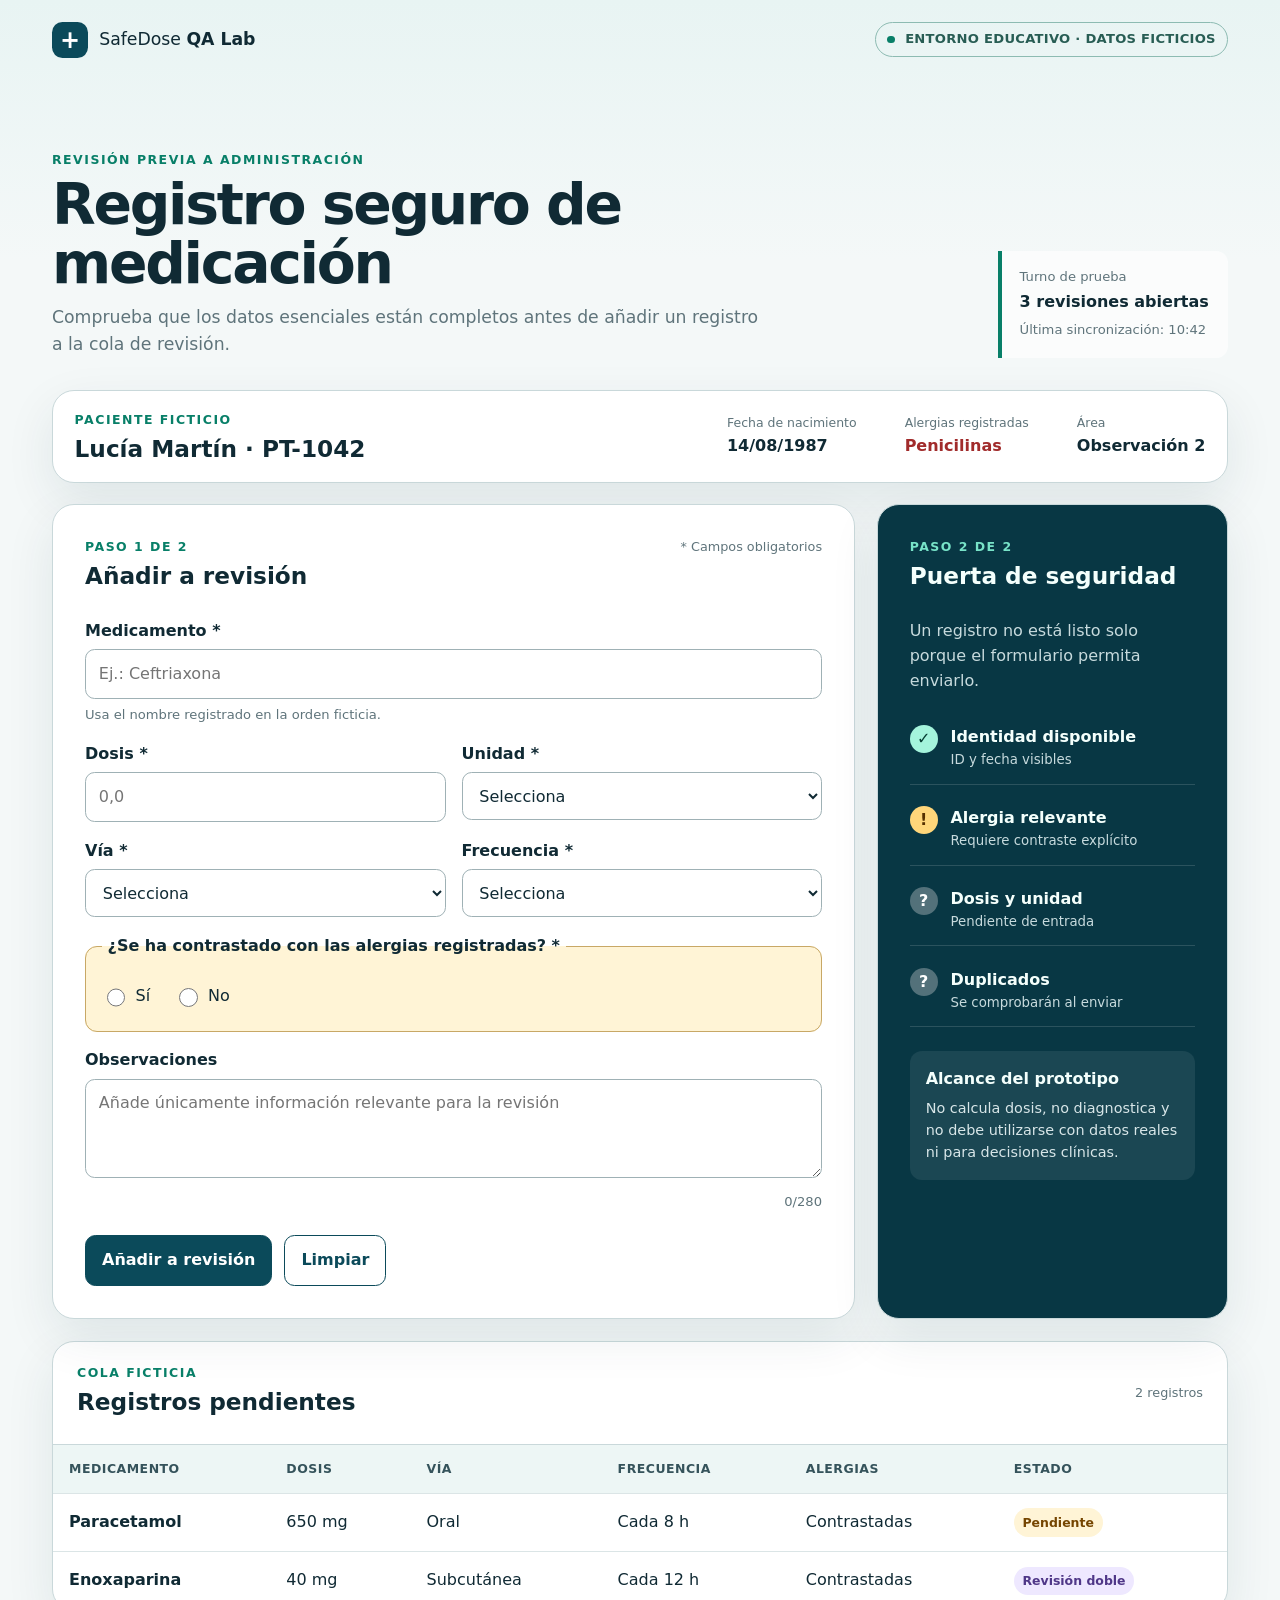
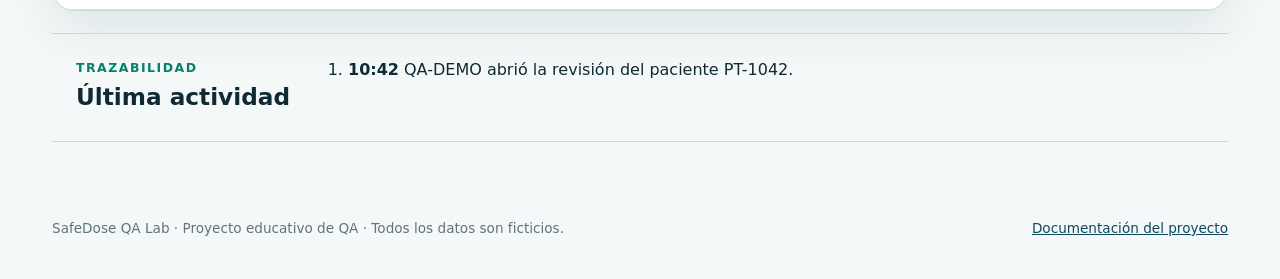
<file: index.html>
<!doctype html>
<html lang="es">
<head>
  <meta charset="utf-8">
  <meta name="viewport" content="width=device-width, initial-scale=1">
  <meta name="description" content="Entorno educativo para practicar QA basado en un flujo ficticio de seguridad de medicación.">
  <title>SafeDose QA Lab</title>
  <link rel="icon" type="image/svg+xml" href="data:image/svg+xml,%3Csvg%20xmlns%3D%22http%3A%2F%2Fwww.w3.org%2F2000%2Fsvg%22%20viewBox%3D%220%200%2064%2064%22%3E%3Crect%20width%3D%2264%22%20height%3D%2264%22%20rx%3D%2214%22%20fill%3D%22%230b3441%22%2F%3E%3Cpath%20d%3D%22M32%2013v38M13%2032h38%22%20stroke%3D%22%2349d6b5%22%20stroke-width%3D%2210%22%20stroke-linecap%3D%22round%22%2F%3E%3C%2Fsvg%3E">
  <link rel="stylesheet" href="style.css">
</head>
<body>
  <a class="skip-link" href="#main-content">Saltar al contenido principal</a>

  <header class="site-header">
    <a class="brand" href="#main-content" aria-label="SafeDose QA Lab, inicio">
      <span class="brand-mark" aria-hidden="true">+</span>
      <span>SafeDose <strong>QA Lab</strong></span>
    </a>
    <p class="environment"><span aria-hidden="true"></span> Entorno educativo · datos ficticios</p>
  </header>

  <main id="main-content">
    <section class="intro" aria-labelledby="page-title">
      <div>
        <p class="eyebrow">Revisión previa a administración</p>
        <h1 id="page-title">Registro seguro de medicación</h1>
        <p>Comprueba que los datos esenciales están completos antes de añadir un registro a la cola de revisión.</p>
      </div>
      <div class="status-card" role="group" aria-label="Estado del turno">
        <p>Turno de prueba</p>
        <strong>3 revisiones abiertas</strong>
        <span>Última sincronización: 10:42</span>
      </div>
    </section>

    <section class="patient-banner" aria-labelledby="patient-title">
      <div>
        <p class="eyebrow">Paciente ficticio</p>
        <h2 id="patient-title">Lucía Martín · PT-1042</h2>
      </div>
      <dl>
        <div><dt>Fecha de nacimiento</dt><dd>14/08/1987</dd></div>
        <div><dt>Alergias registradas</dt><dd class="risk-text">Penicilinas</dd></div>
        <div><dt>Área</dt><dd>Observación 2</dd></div>
      </dl>
    </section>

    <div class="workspace-grid">
      <section class="panel form-panel" aria-labelledby="form-title">
        <div class="panel-heading">
          <div>
            <p class="step">Paso 1 de 2</p>
            <h2 id="form-title">Añadir a revisión</h2>
          </div>
          <p><span aria-hidden="true">*</span> Campos obligatorios</p>
        </div>

        <div id="error-summary" class="error-summary" hidden tabindex="-1">
          <h3>Revisa los datos marcados</h3>
          <ul id="error-list"></ul>
        </div>

        <form id="medication-form" novalidate>
          <div class="field full-width">
            <label for="medication">Medicamento <span aria-hidden="true">*</span></label>
            <input id="medication" name="medication" type="text" autocomplete="off" required maxlength="60" placeholder="Ej.: Ceftriaxona">
            <p class="field-hint">Usa el nombre registrado en la orden ficticia.</p>
          </div>

          <div class="field">
            <label for="dose">Dosis <span aria-hidden="true">*</span></label>
            <input id="dose" name="dose" type="number" required min="0.1" max="9999" step="0.1" inputmode="decimal" placeholder="0,0">
          </div>

          <div class="field">
            <label for="unit">Unidad <span aria-hidden="true">*</span></label>
            <select id="unit" name="unit" required>
              <option value="">Selecciona</option>
              <option value="mg">mg</option>
              <option value="mL">mL</option>
              <option value="g">g</option>
            </select>
          </div>

          <div class="field">
            <label for="route">Vía <span aria-hidden="true">*</span></label>
            <select id="route" name="route" required>
              <option value="">Selecciona</option>
              <option>Oral</option>
              <option>Intravenosa</option>
              <option>Subcutánea</option>
              <option>Tópica</option>
            </select>
          </div>

          <div class="field">
            <label for="frequency">Frecuencia <span aria-hidden="true">*</span></label>
            <select id="frequency" name="frequency" required>
              <option value="">Selecciona</option>
              <option value="Cada 6 h">Cada 6 h</option>
              <option value="Cada 8 h">Cada 8 h</option>
              <option value="Cada 12 h">Cada 12 h</option>
              <option value="Dosis única">Dosis única</option>
            </select>
          </div>

          <fieldset class="field full-width allergy-check">
            <legend>¿Se ha contrastado con las alergias registradas? <span aria-hidden="true">*</span></legend>
            <label><input type="radio" name="allergyChecked" value="Sí"> Sí</label>
            <label><input type="radio" name="allergyChecked" value="No"> No</label>
          </fieldset>

          <div class="field full-width">
            <label for="notes">Observaciones</label>
            <textarea id="notes" name="notes" rows="3" maxlength="280" placeholder="Añade únicamente información relevante para la revisión"></textarea>
            <p class="character-count"><span id="note-count">0</span>/280</p>
          </div>

          <div class="form-actions full-width">
            <button class="button primary" type="submit">Añadir a revisión</button>
            <button class="button secondary" type="reset">Limpiar</button>
          </div>
        </form>
      </section>

      <aside class="panel safety-panel" aria-labelledby="safety-title">
        <div class="panel-heading">
          <div>
            <p class="step">Paso 2 de 2</p>
            <h2 id="safety-title">Puerta de seguridad</h2>
          </div>
        </div>
        <p class="safety-intro">Un registro no está listo solo porque el formulario permita enviarlo.</p>
        <ul class="gate-list">
          <li><span class="gate-icon pass" aria-hidden="true">✓</span><span><strong>Identidad disponible</strong><small>ID y fecha visibles</small></span></li>
          <li><span class="gate-icon warning" aria-hidden="true">!</span><span><strong>Alergia relevante</strong><small>Requiere contraste explícito</small></span></li>
          <li><span class="gate-icon neutral" aria-hidden="true">?</span><span><strong>Dosis y unidad</strong><small>Pendiente de entrada</small></span></li>
          <li><span class="gate-icon neutral" aria-hidden="true">?</span><span><strong>Duplicados</strong><small>Se comprobarán al enviar</small></span></li>
        </ul>
        <div class="safety-note">
          <strong>Alcance del prototipo</strong>
          <p>No calcula dosis, no diagnostica y no debe utilizarse con datos reales ni para decisiones clínicas.</p>
        </div>
      </aside>
    </div>

    <section class="panel queue-panel" aria-labelledby="queue-title">
      <div class="panel-heading queue-heading">
        <div>
          <p class="eyebrow">Cola ficticia</p>
          <h2 id="queue-title">Registros pendientes</h2>
        </div>
        <p id="queue-count">2 registros</p>
      </div>
      <div class="table-wrap">
        <table>
          <caption class="visually-hidden">Medicamentos pendientes de revisión para el paciente ficticio PT-1042</caption>
          <thead>
            <tr><th scope="col">Medicamento</th><th scope="col">Dosis</th><th scope="col">Vía</th><th scope="col">Frecuencia</th><th scope="col">Alergias</th><th scope="col">Estado</th></tr>
          </thead>
          <tbody id="queue-body">
            <tr><th scope="row">Paracetamol</th><td>650 mg</td><td>Oral</td><td>Cada 8 h</td><td>Contrastadas</td><td><span class="tag pending">Pendiente</span></td></tr>
            <tr><th scope="row">Enoxaparina</th><td>40 mg</td><td>Subcutánea</td><td>Cada 12 h</td><td>Contrastadas</td><td><span class="tag review">Revisión doble</span></td></tr>
          </tbody>
        </table>
      </div>
    </section>

    <section class="audit-strip" aria-labelledby="audit-title">
      <div><p class="eyebrow">Trazabilidad</p><h2 id="audit-title">Última actividad</h2></div>
      <ol id="audit-log"><li><time datetime="2026-09-21T10:42">10:42</time> QA-DEMO abrió la revisión del paciente PT-1042.</li></ol>
    </section>
  </main>

  <div id="toast" class="toast" hidden>Registro añadido a la cola.</div>

  <footer>
    <p>SafeDose QA Lab · Proyecto educativo de QA · Todos los datos son ficticios.</p>
    <a href="README.md">Documentación del proyecto</a>
  </footer>

  <script src="script.js"></script>
</body>
</html>
</file>
<file: style.css>
:root {
  color-scheme: light dark;
  --ink: #102a34;
  --muted: #5f747b;
  --surface: #ffffff;
  --surface-soft: #edf6f5;
  --canvas: #f4f8f8;
  --line: #c9d8da;
  --brand: #0b4a5a;
  --brand-strong: #083744;
  --accent: #087f68;
  --accent-soft: #d9f4ec;
  --danger: #a12b2b;
  --danger-soft: #fff0ef;
  --warning: #9a5b00;
  --warning-soft: #fff4d6;
  --focus: #0b4a5a;
  --shadow: 0 18px 50px rgb(13 54 64 / 9%);
  --radius-lg: 22px;
  --radius-md: 12px;
  font-family: Inter, ui-sans-serif, system-ui, -apple-system, BlinkMacSystemFont, "Segoe UI", sans-serif;
}

* { box-sizing: border-box; }

html { scroll-behavior: smooth; }

body {
  margin: 0;
  min-width: 320px;
  background: linear-gradient(180deg, #e8f4f3 0, var(--canvas) 260px);
  color: var(--ink);
  font-size: 1rem;
  line-height: 1.55;
}

a { color: var(--brand); }

button, input, select, textarea { font: inherit; }

button, select { cursor: pointer; }

.skip-link {
  position: fixed;
  z-index: 20;
  top: 0.75rem;
  left: 0.75rem;
  transform: translateY(-180%);
  padding: 0.7rem 1rem;
  border-radius: 0.5rem;
  background: var(--brand-strong);
  color: #fff;
}

.skip-link:focus { transform: translateY(0); }

:focus-visible {
  outline: 3px solid var(--focus);
  outline-offset: 3px;
}

.site-header {
  display: flex;
  align-items: center;
  justify-content: space-between;
  gap: 1rem;
  max-width: 1240px;
  margin: 0 auto;
  padding: 1.35rem 2rem;
}

.brand {
  display: inline-flex;
  align-items: center;
  gap: 0.7rem;
  color: var(--ink);
  font-size: 1.08rem;
  text-decoration: none;
}

.brand-mark {
  display: grid;
  width: 2.25rem;
  height: 2.25rem;
  place-items: center;
  border-radius: 0.65rem;
  background: var(--brand);
  color: #fff;
  font-size: 1.5rem;
  font-weight: 800;
}

.environment {
  margin: 0;
  padding: 0.42rem 0.7rem;
  border: 1px solid #8dbbb2;
  border-radius: 999px;
  color: #285d54;
  font-size: 0.82rem;
  font-weight: 700;
  letter-spacing: 0.02em;
  text-transform: uppercase;
}

.environment span {
  display: inline-block;
  width: 0.48rem;
  height: 0.48rem;
  margin-right: 0.35rem;
  border-radius: 50%;
  background: var(--accent);
}

main { max-width: 1240px; margin: 0 auto; padding: 2rem; }

.intro {
  display: flex;
  align-items: end;
  justify-content: space-between;
  gap: 2rem;
  padding: 2.4rem 0 2rem;
}

.intro > div:first-child { max-width: 720px; }

.eyebrow, .step {
  margin: 0 0 0.35rem;
  color: var(--accent);
  font-size: 0.78rem;
  font-weight: 800;
  letter-spacing: 0.12em;
  text-transform: uppercase;
}

h1, h2, h3, p { margin-top: 0; }

h1 { margin-bottom: 0.65rem; font-size: clamp(2rem, 5vw, 3.55rem); line-height: 1.05; letter-spacing: -0.04em; }
h2 { margin-bottom: 0.4rem; font-size: 1.45rem; line-height: 1.2; }
h3 { line-height: 1.25; }

.intro > div > p:last-child { margin-bottom: 0; color: var(--muted); font-size: 1.08rem; }

.status-card {
  min-width: 230px;
  padding: 1rem 1.1rem;
  border-left: 4px solid var(--accent);
  border-radius: 0 var(--radius-md) var(--radius-md) 0;
  background: rgb(255 255 255 / 68%);
}

.status-card p, .status-card span { margin: 0; color: var(--muted); font-size: 0.82rem; }
.status-card strong { display: block; margin: 0.15rem 0; }

.patient-banner {
  display: flex;
  align-items: center;
  justify-content: space-between;
  gap: 2rem;
  margin-bottom: 1.35rem;
  padding: 1.2rem 1.35rem;
  border: 1px solid var(--line);
  border-radius: var(--radius-lg);
  background: var(--surface);
  box-shadow: var(--shadow);
}

.patient-banner h2 { margin: 0; }
.patient-banner dl { display: flex; gap: clamp(1rem, 4vw, 3rem); margin: 0; }
.patient-banner dl div { min-width: 120px; }
.patient-banner dt { color: var(--muted); font-size: 0.78rem; }
.patient-banner dd { margin: 0.1rem 0 0; font-weight: 750; }
.risk-text { color: var(--danger); }

.workspace-grid { display: grid; grid-template-columns: minmax(0, 1.6fr) minmax(280px, 0.7fr); gap: 1.35rem; }

.panel {
  border: 1px solid var(--line);
  border-radius: var(--radius-lg);
  background: var(--surface);
  box-shadow: var(--shadow);
}

.form-panel, .safety-panel { padding: clamp(1.2rem, 3vw, 2rem); }

.panel-heading { display: flex; align-items: start; justify-content: space-between; gap: 1rem; margin-bottom: 1.4rem; }
.panel-heading > p { color: var(--muted); font-size: 0.8rem; }

form { display: grid; grid-template-columns: 1fr 1fr; gap: 1.05rem 1rem; }
.full-width { grid-column: 1 / -1; }

.field { position: relative; }
.field label, .field legend { display: block; margin-bottom: 0.35rem; font-weight: 720; }
.field input:not([type="radio"]), .field select, .field textarea {
  width: 100%;
  min-height: 48px;
  padding: 0.72rem 0.8rem;
  border: 1px solid #9fb1b5;
  border-radius: 0.6rem;
  background: var(--surface);
  color: var(--ink);
}

.field textarea { resize: vertical; }
.field-hint, .character-count { margin: 0.35rem 0 0; color: var(--muted); font-size: 0.82rem; }
.character-count { text-align: right; }

.allergy-check { margin: 0; padding: 0.85rem 1rem 1rem; border: 1px solid #c8a866; border-radius: var(--radius-md); background: var(--warning-soft); }
.allergy-check legend { padding: 0 0.35rem; }
.allergy-check label { display: inline-flex; align-items: center; gap: 0.45rem; margin: 0.35rem 1.2rem 0 0; font-weight: 500; }
.allergy-check input { width: 1.15rem; height: 1.15rem; accent-color: var(--brand); }

.form-actions { display: flex; gap: 0.75rem; padding-top: 0.4rem; }
.button { min-height: 48px; padding: 0.75rem 1rem; border: 1px solid var(--brand); border-radius: 0.65rem; font-weight: 750; }
.button.primary { background: var(--brand); color: #fff; }
.button.primary:hover { background: var(--brand-strong); }
.button.secondary { background: transparent; color: var(--brand); }

.error-summary { margin-bottom: 1rem; padding: 1rem; border: 2px solid var(--danger); border-radius: var(--radius-md); background: var(--danger-soft); }
.error-summary h3 { margin-bottom: 0.4rem; font-size: 1rem; }
.error-summary ul { margin: 0; padding-left: 1.25rem; }
.invalid { border-color: var(--danger) !important; box-shadow: 0 0 0 1px var(--danger); }

.safety-panel { background: var(--brand-strong); color: #f4fffc; }
.safety-panel .step { color: #78e3c8; }
.safety-intro { color: #c7dadd; }
.gate-list { display: grid; gap: 0.55rem; margin: 1.2rem 0 1.5rem; padding: 0; list-style: none; }
.gate-list li { display: flex; gap: 0.8rem; padding: 0.8rem 0; border-bottom: 1px solid rgb(255 255 255 / 14%); }
.gate-icon { display: grid; flex: 0 0 1.75rem; height: 1.75rem; place-items: center; border-radius: 50%; font-weight: 900; }
.gate-icon.pass { background: #a4f4dc; color: #063c32; }
.gate-icon.warning { background: #ffd67a; color: #563000; }
.gate-icon.neutral { background: #53717a; color: #fff; }
.gate-list strong, .gate-list small { display: block; }
.gate-list small { color: #c7dadd; }
.safety-note { padding: 1rem; border-radius: var(--radius-md); background: rgb(255 255 255 / 8%); }
.safety-note p { margin: 0.3rem 0 0; color: #d8e6e8; font-size: 0.9rem; }

.queue-panel { margin-top: 1.35rem; overflow: hidden; }
.queue-heading { margin: 0; padding: 1.35rem 1.5rem; }
.queue-heading > p { align-self: center; margin: 0; }
.table-wrap { overflow-x: auto; border-top: 1px solid var(--line); }
table { width: 100%; border-collapse: collapse; min-width: 820px; }
th, td { padding: 0.9rem 1rem; border-bottom: 1px solid #dbe5e6; text-align: left; }
thead th { background: var(--surface-soft); color: #35535b; font-size: 0.78rem; letter-spacing: 0.04em; text-transform: uppercase; }
tbody th { font-weight: 750; }
.tag { display: inline-block; padding: 0.28rem 0.55rem; border-radius: 999px; font-size: 0.78rem; font-weight: 800; }
.tag.pending { background: var(--warning-soft); color: #754500; }
.tag.review { background: #eee8ff; color: #4f3788; }

.audit-strip { display: grid; grid-template-columns: 220px 1fr; gap: 2rem; margin: 1.35rem 0; padding: 1.5rem; border-top: 1px solid var(--line); border-bottom: 1px solid var(--line); }
.audit-strip ol { margin: 0; padding-left: 1.25rem; }
.audit-strip time { font-weight: 750; }

.toast { position: fixed; right: 1.25rem; bottom: 1.25rem; z-index: 10; padding: 0.85rem 1rem; border-radius: 0.7rem; background: var(--brand-strong); color: #fff; box-shadow: var(--shadow); }

footer { display: flex; justify-content: space-between; gap: 1rem; max-width: 1240px; margin: 0 auto; padding: 1.4rem 2rem 2.5rem; color: var(--muted); font-size: 0.85rem; }
footer p { margin: 0; }

.visually-hidden { position: absolute !important; width: 1px; height: 1px; padding: 0; margin: -1px; overflow: hidden; clip: rect(0 0 0 0); white-space: nowrap; border: 0; }

@media (max-width: 860px) {
  .intro, .patient-banner { align-items: stretch; flex-direction: column; }
  .patient-banner dl { display: grid; grid-template-columns: 1fr 1fr; }
  .workspace-grid { grid-template-columns: 1fr; }
  .safety-panel { order: -1; }
}

@media (max-width: 600px) {
  .site-header, footer { align-items: flex-start; flex-direction: column; padding-inline: 1rem; }
  main { padding: 1rem; }
  .intro { padding-top: 1rem; }
  .patient-banner dl, form { grid-template-columns: 1fr; }
  .form-actions { flex-direction: column; }
  .button { width: 100%; }
  .audit-strip { grid-template-columns: 1fr; gap: 0.5rem; }
}

@media (prefers-color-scheme: dark) {
  :root {
    --ink: #e8f2f2;
    --muted: #a7b8bc;
    --surface: #132f38;
    --surface-soft: #183d47;
    --canvas: #0a2027;
    --line: #365661;
    --brand: #5ee4c2;
    --brand-strong: #0b3441;
    --accent: #5ee4c2;
    --warning-soft: #4e3910;
    --danger-soft: #4b2020;
    --focus: #5ee4c2;
    --danger: #ff8a8a;
}

thead th {
    color: var(--muted);
  }

  body { background: linear-gradient(180deg, #0b2b33 0, var(--canvas) 260px); }
  .brand-mark, .button.primary { color: #062c2a; }
  .environment { color: #9fe8d5; }
  .status-card { background: rgb(19 47 56 / 76%); }
  .field input:not([type="radio"]), .field select, .field textarea { border-color: #6d878e; }
  .tag.pending { color: #ffe7aa; }
  .tag.review { background: #3c3158; color: #e5dafe; }
}

@media (prefers-reduced-motion: reduce) {
  *, *::before, *::after { scroll-behavior: auto !important; transition-duration: 0.01ms !important; }
}
</file>
